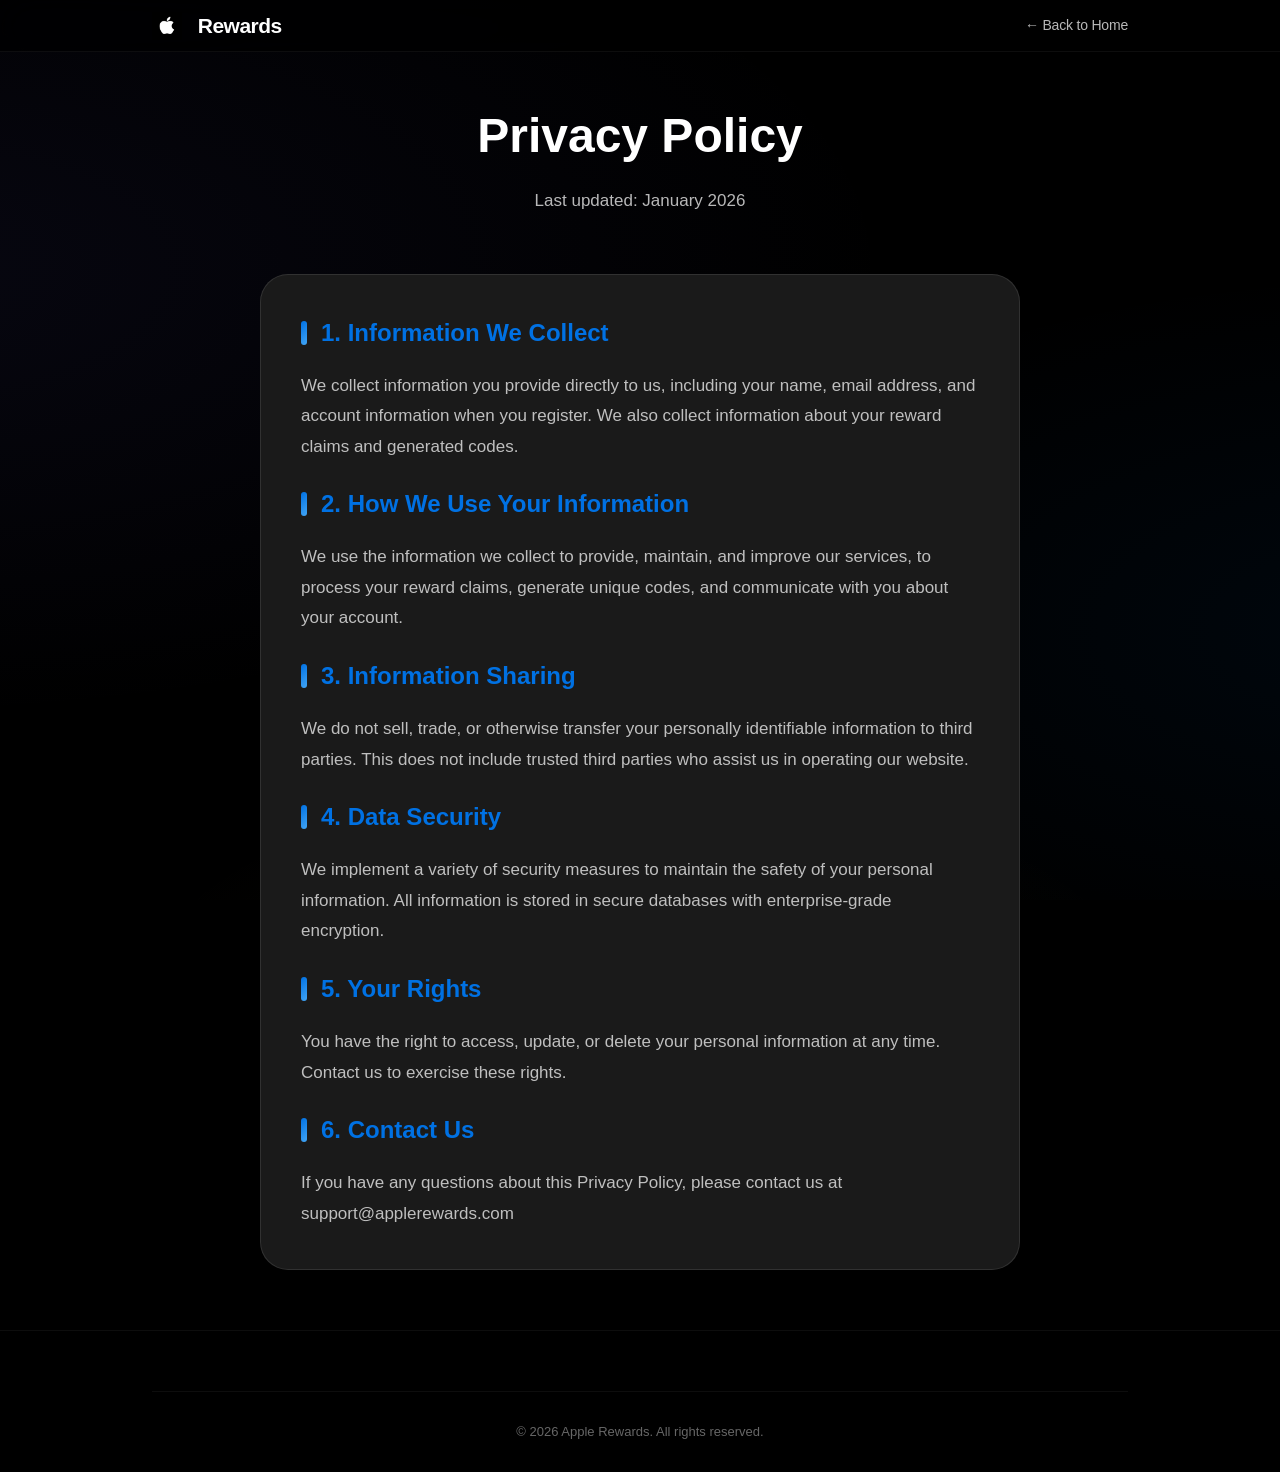
<file: privacy.html>
<!DOCTYPE html>
<html lang="en">
<head>
  <meta charset="UTF-8">
  <meta name="viewport" content="width=device-width, initial-scale=1.0">
  <title>Privacy Policy — Apple Rewards</title>
  <link rel="stylesheet" href="style.css">
</head>
<body>
  <div class="ambient-glow"></div>
  
  <!-- Nav -->
  <nav class="nav">
    <div class="container nav-content">
      <a href="index.html" class="nav-logo">
        <img src="apple logggoo.png" alt="Apple" style="height: 28px; width: auto; margin-right: 8px;">
        Rewards
      </a>
      <div class="nav-links">
        <a href="index.html" class="nav-link">← Back to Home</a>
      </div>
    </div>
  </nav>

  <!-- Privacy Policy Content -->
  <div class="legal-page">
    <div class="container-narrow" style="max-width: 800px; margin: 0 auto; padding: 60px 20px;">
      <h1 style="font-size: 48px; font-weight: 700; margin-bottom: 16px; text-align: center;">Privacy Policy</h1>
      <p style="text-align: center; color: var(--text-secondary); margin-bottom: 60px;">Last updated: January 2026</p>
      
      <div style="background: var(--bg-tertiary); border-radius: var(--radius-lg); padding: 40px; border: 1px solid var(--border-primary);">
        <h2 style="font-size: 24px; font-weight: 600; margin-bottom: 20px; color: var(--apple-blue);">1. Information We Collect</h2>
        <p style="color: var(--text-secondary); line-height: 1.8; margin-bottom: 24px;">
          We collect information you provide directly to us, including your name, email address, and account information when you register. We also collect information about your reward claims and generated codes.
        </p>
        
        <h2 style="font-size: 24px; font-weight: 600; margin-bottom: 20px; color: var(--apple-blue);">2. How We Use Your Information</h2>
        <p style="color: var(--text-secondary); line-height: 1.8; margin-bottom: 24px;">
          We use the information we collect to provide, maintain, and improve our services, to process your reward claims, generate unique codes, and communicate with you about your account.
        </p>
        
        <h2 style="font-size: 24px; font-weight: 600; margin-bottom: 20px; color: var(--apple-blue);">3. Information Sharing</h2>
        <p style="color: var(--text-secondary); line-height: 1.8; margin-bottom: 24px;">
          We do not sell, trade, or otherwise transfer your personally identifiable information to third parties. This does not include trusted third parties who assist us in operating our website.
        </p>
        
        <h2 style="font-size: 24px; font-weight: 600; margin-bottom: 20px; color: var(--apple-blue);">4. Data Security</h2>
        <p style="color: var(--text-secondary); line-height: 1.8; margin-bottom: 24px;">
          We implement a variety of security measures to maintain the safety of your personal information. All information is stored in secure databases with enterprise-grade encryption.
        </p>
        
        <h2 style="font-size: 24px; font-weight: 600; margin-bottom: 20px; color: var(--apple-blue);">5. Your Rights</h2>
        <p style="color: var(--text-secondary); line-height: 1.8; margin-bottom: 24px;">
          You have the right to access, update, or delete your personal information at any time. Contact us to exercise these rights.
        </p>
        
        <h2 style="font-size: 24px; font-weight: 600; margin-bottom: 20px; color: var(--apple-blue);">6. Contact Us</h2>
        <p style="color: var(--text-secondary); line-height: 1.8;">
          If you have any questions about this Privacy Policy, please contact us at support@applerewards.com
        </p>
      </div>
    </div>
  </div>

  <!-- Footer -->
  <footer class="footer" style="margin-top: auto;">
    <div class="container">
      <div class="footer-bottom" style="border-top: 1px solid var(--border-secondary); padding-top: 30px;">
        © 2026 Apple Rewards. All rights reserved.
      </div>
    </div>
  </footer>
</body>
</html>
</file>
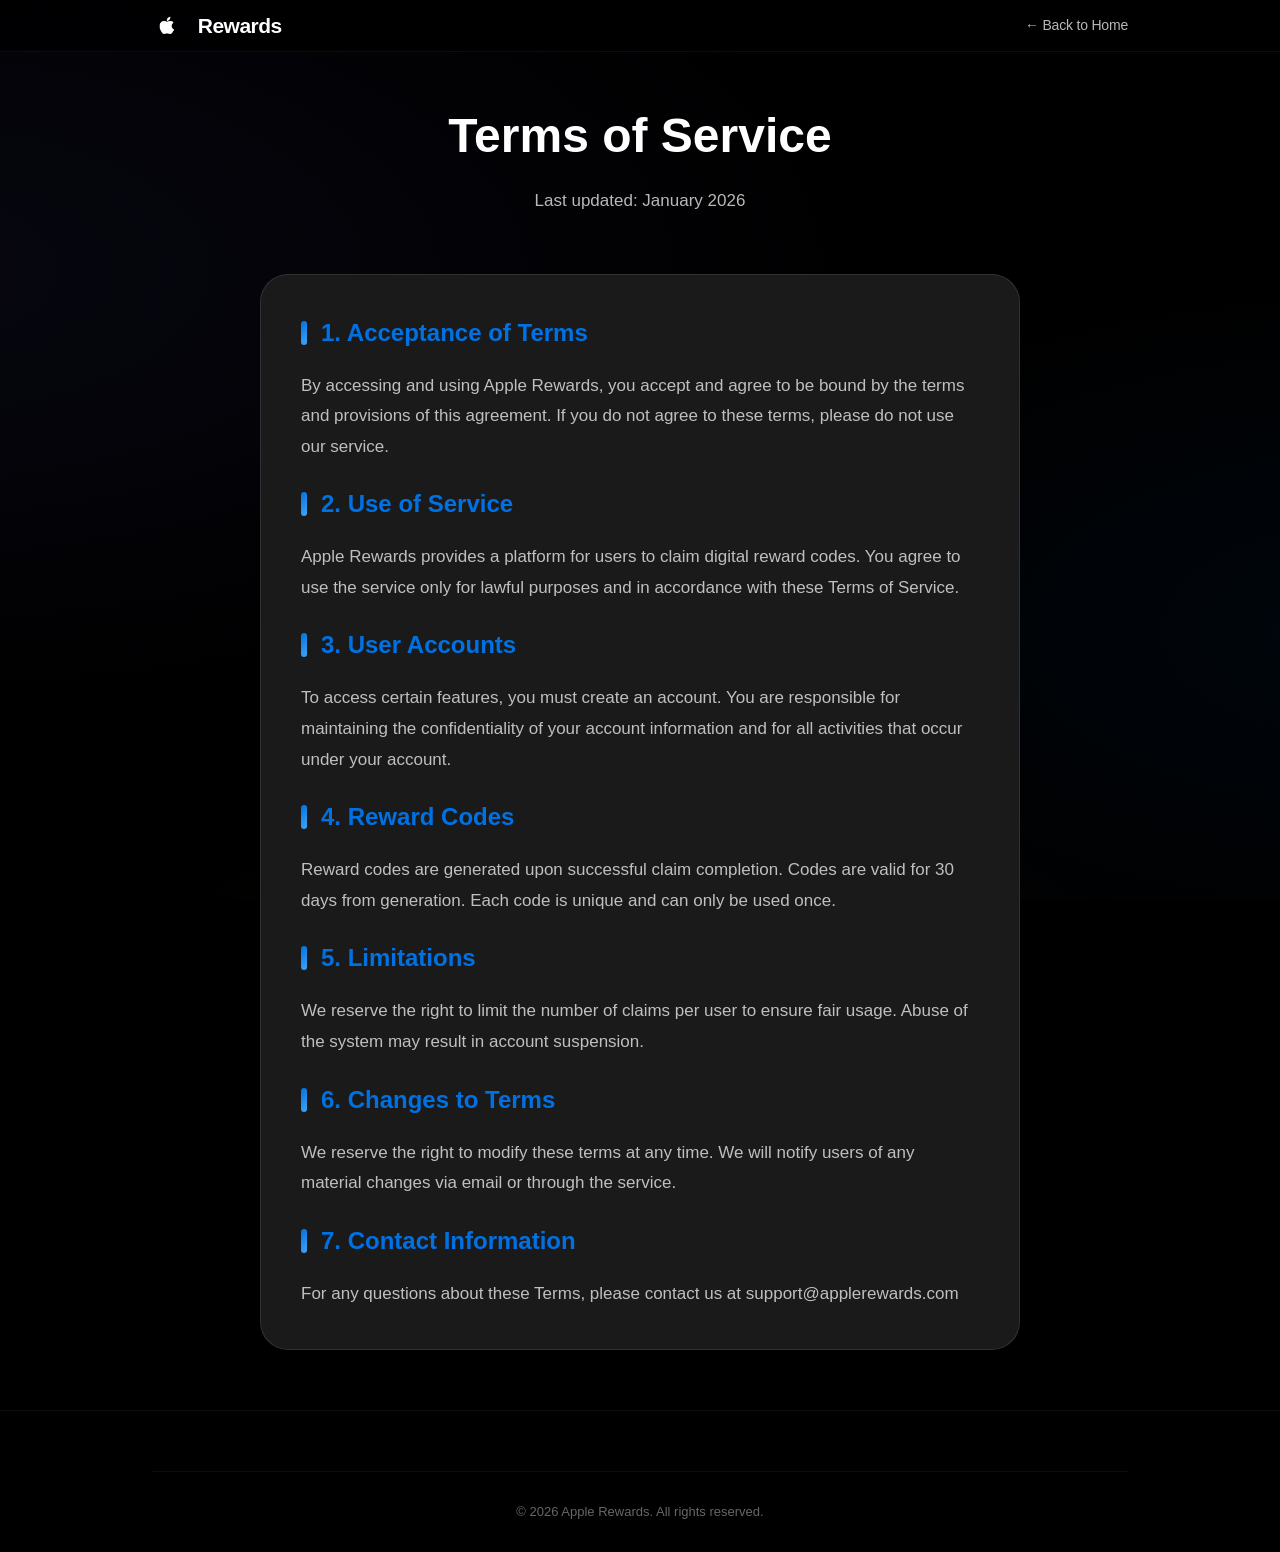
<file: terms.html>
<!DOCTYPE html>
<html lang="en">
<head>
  <meta charset="UTF-8">
  <meta name="viewport" content="width=device-width, initial-scale=1.0">
  <title>Terms of Service — Apple Rewards</title>
  <link rel="stylesheet" href="style.css">
</head>
<body>
  <div class="ambient-glow"></div>
  
  <!-- Nav -->
  <nav class="nav">
    <div class="container nav-content">
      <a href="index.html" class="nav-logo">
        <img src="apple logggoo.png" alt="Apple" style="height: 28px; width: auto; margin-right: 8px;">
        Rewards
      </a>
      <div class="nav-links">
        <a href="index.html" class="nav-link">← Back to Home</a>
      </div>
    </div>
  </nav>

  <!-- Terms Content -->
  <div class="legal-page">
    <div class="container-narrow" style="max-width: 800px; margin: 0 auto; padding: 60px 20px;">
      <h1 style="font-size: 48px; font-weight: 700; margin-bottom: 16px; text-align: center;">Terms of Service</h1>
      <p style="text-align: center; color: var(--text-secondary); margin-bottom: 60px;">Last updated: January 2026</p>
      
      <div style="background: var(--bg-tertiary); border-radius: var(--radius-lg); padding: 40px; border: 1px solid var(--border-primary);">
        <h2 style="font-size: 24px; font-weight: 600; margin-bottom: 20px; color: var(--apple-blue);">1. Acceptance of Terms</h2>
        <p style="color: var(--text-secondary); line-height: 1.8; margin-bottom: 24px;">
          By accessing and using Apple Rewards, you accept and agree to be bound by the terms and provisions of this agreement. If you do not agree to these terms, please do not use our service.
        </p>
        
        <h2 style="font-size: 24px; font-weight: 600; margin-bottom: 20px; color: var(--apple-blue);">2. Use of Service</h2>
        <p style="color: var(--text-secondary); line-height: 1.8; margin-bottom: 24px;">
          Apple Rewards provides a platform for users to claim digital reward codes. You agree to use the service only for lawful purposes and in accordance with these Terms of Service.
        </p>
        
        <h2 style="font-size: 24px; font-weight: 600; margin-bottom: 20px; color: var(--apple-blue);">3. User Accounts</h2>
        <p style="color: var(--text-secondary); line-height: 1.8; margin-bottom: 24px;">
          To access certain features, you must create an account. You are responsible for maintaining the confidentiality of your account information and for all activities that occur under your account.
        </p>
        
        <h2 style="font-size: 24px; font-weight: 600; margin-bottom: 20px; color: var(--apple-blue);">4. Reward Codes</h2>
        <p style="color: var(--text-secondary); line-height: 1.8; margin-bottom: 24px;">
          Reward codes are generated upon successful claim completion. Codes are valid for 30 days from generation. Each code is unique and can only be used once.
        </p>
        
        <h2 style="font-size: 24px; font-weight: 600; margin-bottom: 20px; color: var(--apple-blue);">5. Limitations</h2>
        <p style="color: var(--text-secondary); line-height: 1.8; margin-bottom: 24px;">
          We reserve the right to limit the number of claims per user to ensure fair usage. Abuse of the system may result in account suspension.
        </p>
        
        <h2 style="font-size: 24px; font-weight: 600; margin-bottom: 20px; color: var(--apple-blue);">6. Changes to Terms</h2>
        <p style="color: var(--text-secondary); line-height: 1.8; margin-bottom: 24px;">
          We reserve the right to modify these terms at any time. We will notify users of any material changes via email or through the service.
        </p>
        
        <h2 style="font-size: 24px; font-weight: 600; margin-bottom: 20px; color: var(--apple-blue);">7. Contact Information</h2>
        <p style="color: var(--text-secondary); line-height: 1.8;">
          For any questions about these Terms, please contact us at support@applerewards.com
        </p>
      </div>
    </div>
  </div>

  <!-- Footer -->
  <footer class="footer" style="margin-top: auto;">
    <div class="container">
      <div class="footer-bottom" style="border-top: 1px solid var(--border-secondary); padding-top: 30px;">
        © 2026 Apple Rewards. All rights reserved.
      </div>
    </div>
  </footer>
</body>
</html>
</file>
<file: style.css>
/* ============================================
   APPLE INSPIRED GIFT REWARD PLATFORM
   Premium Luxury Design System
   ============================================ */

/* CSS Variables - Apple Style */
:root {
  /* Colors */
  --bg-primary: #000000;
  --bg-secondary: #0d0d0d;
  --bg-tertiary: #1a1a1a;
  --bg-card: rgba(255, 255, 255, 0.03);
  --bg-glass: rgba(255, 255, 255, 0.05);
  --bg-glass-hover: rgba(255, 255, 255, 0.08);
  
  --text-primary: #ffffff;
  --text-secondary: rgba(255, 255, 255, 0.72);
  --text-tertiary: rgba(255, 255, 255, 0.5);
  --text-muted: rgba(255, 255, 255, 0.4);
  
  --border-primary: rgba(255, 255, 255, 0.1);
  --border-secondary: rgba(255, 255, 255, 0.05);
  
  /* Apple Blue */
  --apple-blue: #0071e3;
  --apple-blue-hover: #0077ed;
  --apple-blue-glow: rgba(0, 113, 227, 0.4);
  
  /* Apple Gradients */
  --gradient-blue: linear-gradient(135deg, #0071e3 0%, #42a5f5 100%);
  --gradient-purple: linear-gradient(135deg, #5856d6 0%, #af52de 100%);
  --gradient-pink: linear-gradient(135deg, #ff2d55 0%, #ff6b6b 100%);
  --gradient-orange: linear-gradient(135deg, #ff9500 0%, #ffcc00 100%);
  --gradient-green: linear-gradient(135deg, #34c759 0%, #30d158 100%);
  --gradient-gold: linear-gradient(135deg, #d4af37 0%, #f4d03f 100%);
  
  /* Typography */
  --font-stack: -apple-system, BlinkMacSystemFont, 'SF Pro Display', 'SF Pro Text', 'Helvetica Neue', Arial, sans-serif;
  
  /* Spacing - Apple uses generous spacing */
  --radius-sm: 12px;
  --radius-md: 18px;
  --radius-lg: 28px;
  --radius-xl: 50%;
  
  /* Shadows */
  --shadow-sm: 0 2px 8px rgba(0, 0, 0, 0.2);
  --shadow-md: 0 8px 24px rgba(0, 0, 0, 0.3);
  --shadow-lg: 0 20px 48px rgba(0, 0, 0, 0.4);
  --shadow-glow: 0 0 40px rgba(0, 113, 227, 0.2);
  
  /* Transitions */
  --transition-fast: 0.2s cubic-bezier(0.4, 0, 0.2, 1);
  --transition-smooth: 0.4s cubic-bezier(0.4, 0, 0.2, 1);
  --transition-slow: 0.6s cubic-bezier(0.4, 0, 0.2, 1);
}

/* Reset */
* {
  margin: 0;
  padding: 0;
  box-sizing: border-box;
}

html {
  scroll-behavior: smooth;
  font-size: 17px;
}

body {
  font-family: var(--font-stack);
  background: var(--bg-primary);
  color: var(--text-primary);
  line-height: 1.5;
  -webkit-font-smoothing: antialiased;
  -moz-osx-font-smoothing: grayscale;
  min-height: 100vh;
  overflow-x: hidden;
}

/* Selection */
::selection {
  background: var(--apple-blue);
  color: white;
}

/* Scrollbar */
::-webkit-scrollbar {
  width: 8px;
}

::-webkit-scrollbar-track {
  background: var(--bg-secondary);
}

::-webkit-scrollbar-thumb {
  background: var(--border-primary);
  border-radius: 4px;
}

::-webkit-scrollbar-thumb:hover {
  background: var(--text-tertiary);
}

/* ============================================
   ANIMATED BACKGROUND
   ============================================ */
.ambient-glow {
  position: fixed;
  inset: 0;
  z-index: -1;
  overflow: hidden;
}

.ambient-glow::before {
  content: '';
  position: absolute;
  top: -50%;
  left: -50%;
  width: 200%;
  height: 200%;
  background: 
    radial-gradient(ellipse 80% 50% at 20% 40%, rgba(88, 86, 214, 0.08) 0%, transparent 50%),
    radial-gradient(ellipse 60% 40% at 80% 60%, rgba(0, 113, 227, 0.06) 0%, transparent 50%),
    radial-gradient(ellipse 50% 30% at 50% 80%, rgba(212, 175, 55, 0.05) 0%, transparent 40%);
  animation: ambientFloat 20s ease-in-out infinite;
}

@keyframes ambientFloat {
  0%, 100% { transform: translate(0, 0) rotate(0deg); }
  33% { transform: translate(-2%, 2%) rotate(2deg); }
  66% { transform: translate(2%, -2%) rotate(-2deg); }
}

/* ============================================
   CONTAINERS
   ============================================ */
.container {
  max-width: 1024px;
  margin: 0 auto;
  padding: 0 24px;
}

.container-narrow {
  max-width: 420px;
  margin: 0 auto;
  padding: 0 24px;
}

/* ============================================
   NAVIGATION - Apple Style
   ============================================ */
.nav {
  position: fixed;
  top: 0;
  left: 0;
  right: 0;
  z-index: 1000;
  height: 52px;
  background: rgba(0, 0, 0, 0.72);
  backdrop-filter: blur(20px) saturate(180%);
  -webkit-backdrop-filter: blur(20px) saturate(180%);
  border-bottom: 1px solid var(--border-secondary);
}

.nav-content {
  height: 100%;
  display: flex;
  align-items: center;
  justify-content: space-between;
}

.nav-logo {
  font-size: 21px;
  font-weight: 600;
  letter-spacing: -0.5px;
  color: var(--text-primary);
  text-decoration: none;
  display: flex;
  align-items: center;
  gap: 8px;
}

.nav-logo .apple-icon {
  font-size: 24px;
}

.nav-links {
  display: flex;
  align-items: center;
  gap: 32px;
}

.nav-link {
  font-size: 14px;
  font-weight: 400;
  color: var(--text-secondary);
  text-decoration: none;
  transition: var(--transition-fast);
  letter-spacing: -0.2px;
}

.nav-link:hover {
  color: var(--text-primary);
}

/* ============================================
   BUTTONS - Apple Style
   ============================================ */
.btn {
  display: inline-flex;
  align-items: center;
  justify-content: center;
  gap: 6px;
  font-family: var(--font-stack);
  font-size: 14px;
  font-weight: 500;
  letter-spacing: -0.2px;
  border: none;
  border-radius: 980px;
  cursor: pointer;
  transition: var(--transition-fast);
  text-decoration: none;
  white-space: nowrap;
}

.btn-primary {
  background: var(--apple-blue);
  color: white;
  padding: 12px 24px;
  box-shadow: 0 1px 2px rgba(0, 0, 0, 0.3);
}

.btn-primary:hover {
  background: var(--apple-blue-hover);
  transform: scale(1.02);
  box-shadow: var(--shadow-glow);
}

.btn-secondary {
  background: transparent;
  color: var(--apple-blue);
  border: 1px solid var(--border-primary);
  padding: 12px 24px;
}

.btn-secondary:hover {
  background: var(--bg-glass);
}

.btn-large {
  font-size: 17px;
  padding: 16px 32px;
}

/* ============================================
   HERO SECTION - Apple Style
   ============================================ */
.hero {
  min-height: 100vh;
  display: flex;
  flex-direction: column;
  align-items: center;
  justify-content: center;
  text-align: center;
  padding: 120px 24px 80px;
  position: relative;
}

.hero-badge {
  display: inline-flex;
  align-items: center;
  gap: 8px;
  padding: 8px 16px;
  background: var(--bg-glass);
  border: 1px solid var(--border-secondary);
  border-radius: 100px;
  font-size: 13px;
  font-weight: 500;
  color: var(--text-secondary);
  margin-bottom: 32px;
  animation: fadeInUp 0.8s ease-out;
}

.hero-badge .dot {
  width: 6px;
  height: 6px;
  background: #34c759;
  border-radius: 50%;
  animation: pulse 2s ease-in-out infinite;
}

@keyframes pulse {
  0%, 100% { opacity: 1; transform: scale(1); }
  50% { opacity: 0.6; transform: scale(0.9); }
}

.hero-title {
  font-size: clamp(48px, 8vw, 80px);
  font-weight: 700;
  line-height: 1.05;
  letter-spacing: -0.02em;
  margin-bottom: 20px;
  animation: fadeInUp 0.8s ease-out 0.1s both;
}

.hero-title .gradient-text {
  background: linear-gradient(135deg, #fff 0%, #a1c4fd 50%, #c2e9fb 100%);
  -webkit-background-clip: text;
  -webkit-text-fill-color: transparent;
  background-clip: text;
}

.hero-subtitle {
  font-size: clamp(21px, 3vw, 28px);
  font-weight: 400;
  color: var(--text-secondary);
  margin-bottom: 48px;
  letter-spacing: -0.3px;
  animation: fadeInUp 0.8s ease-out 0.2s both;
}

.hero-buttons {
  display: flex;
  gap: 16px;
  justify-content: center;
  flex-wrap: wrap;
  animation: fadeInUp 0.8s ease-out 0.3s both;
}

@keyframes fadeInUp {
  from {
    opacity: 0;
    transform: translateY(24px);
  }
  to {
    opacity: 1;
    transform: translateY(0);
  }
}

/* ============================================
   REWARD CARDS - Apple Gift Card Style
   ============================================ */
.section {
  padding: 120px 0;
}

.section-header {
  text-align: center;
  margin-bottom: 72px;
}

.section-label {
  font-size: 17px;
  font-weight: 500;
  color: var(--apple-blue);
  text-transform: uppercase;
  letter-spacing: 1px;
  margin-bottom: 16px;
}

.section-title {
  font-size: clamp(40px, 5vw, 56px);
  font-weight: 700;
  letter-spacing: -0.02em;
  margin-bottom: 20px;
}

.section-subtitle {
  font-size: 21px;
  color: var(--text-secondary);
  max-width: 600px;
  margin: 0 auto;
  line-height: 1.4;
}

/* Reward Cards Grid */
.rewards-grid {
  display: grid;
  grid-template-columns: repeat(auto-fit, minmax(320px, 1fr));
  gap: 24px;
}

.reward-card {
  position: relative;
  background: var(--bg-tertiary);
  border-radius: var(--radius-lg);
  overflow: hidden;
  cursor: pointer;
  transition: var(--transition-smooth);
  aspect-ratio: 1 / 1.1;
}

.reward-card::before {
  content: '';
  position: absolute;
  inset: 0;
  background: var(--card-gradient);
  opacity: 0.9;
  transition: opacity 0.4s ease;
}

.reward-card:hover {
  transform: scale(1.02) translateY(-4px);
  box-shadow: var(--shadow-lg);
}

.reward-card:hover::before {
  opacity: 1;
}

.reward-card-content {
  position: absolute;
  inset: 0;
  padding: 32px;
  display: flex;
  flex-direction: column;
  justify-content: flex-end;
  z-index: 2;
}

.reward-icon {
  font-size: 56px;
  margin-bottom: 16px;
  filter: drop-shadow(0 4px 12px rgba(0, 0, 0, 0.3));
}

.reward-name {
  font-size: 28px;
  font-weight: 600;
  letter-spacing: -0.3px;
  margin-bottom: 8px;
  color: white;
}

.reward-amount {
  font-size: 20px;
  font-weight: 500;
  color: rgba(255, 255, 255, 0.8);
}

.reward-badge {
  position: absolute;
  top: 24px;
  right: 24px;
  padding: 8px 16px;
  background: rgba(255, 255, 255, 0.2);
  backdrop-filter: blur(10px);
  border-radius: 100px;
  font-size: 13px;
  font-weight: 600;
  color: white;
}

/* ============================================
   FEATURES - Apple-Style Bento Grid
   ============================================ */
.features-bento {
  display: grid;
  grid-template-columns: repeat(3, 1fr);
  grid-template-rows: repeat(2, 320px);
  gap: 24px;
  max-width: 1200px;
  margin: 0 auto;
}

.bento-card {
  position: relative;
  background: linear-gradient(145deg, rgba(255,255,255,0.08) 0%, rgba(255,255,255,0.02) 100%);
  backdrop-filter: blur(20px);
  border: 1px solid rgba(255,255,255,0.08);
  border-radius: 28px;
  padding: 36px;
  display: flex;
  flex-direction: column;
  justify-content: space-between;
  transition: all 0.5s cubic-bezier(0.4, 0, 0.2, 1);
  overflow: hidden;
  box-shadow: 
    0 4px 24px rgba(0,0,0,0.2),
    inset 0 1px 0 rgba(255,255,255,0.1);
}

.bento-card::before {
  content: '';
  position: absolute;
  top: 0;
  left: 0;
  right: 0;
  height: 1px;
  background: linear-gradient(90deg, transparent, rgba(255,255,255,0.2), transparent);
}

.bento-card:hover {
  background: linear-gradient(145deg, rgba(255,255,255,0.12) 0%, rgba(255,255,255,0.04) 100%);
  transform: translateY(-8px) scale(1.02);
  box-shadow: 
    0 20px 48px rgba(0,0,0,0.4),
    0 0 0 1px rgba(255,255,255,0.1),
    inset 0 1px 0 rgba(255,255,255,0.15);
  border-color: rgba(255,255,255,0.15);
}

.bento-card.large {
  grid-column: span 2;
  grid-row: span 2;
  padding: 48px;
}

.bento-card.large .bento-icon {
  width: 72px;
  height: 72px;
  font-size: 36px;
  border-radius: 20px;
}

.bento-card.large .bento-title {
  font-size: 32px;
  font-weight: 700;
}

.bento-card.large .bento-desc {
  font-size: 19px;
  max-width: 80%;
}

.bento-icon {
  width: 60px;
  height: 60px;
  border-radius: 16px;
  display: flex;
  align-items: center;
  justify-content: center;
  font-size: 30px;
  background: var(--icon-bg, var(--gradient-blue));
  box-shadow: 
    0 8px 24px rgba(0,0,0,0.3),
    inset 0 1px 0 rgba(255,255,255,0.2);
  transition: all 0.4s ease;
  position: relative;
  z-index: 1;
}

.bento-icon::after {
  content: '';
  position: absolute;
  inset: 0;
  border-radius: 16px;
  background: linear-gradient(135deg, rgba(255,255,255,0.3) 0%, transparent 50%);
  z-index: -1;
}

.bento-card:hover .bento-icon {
  transform: scale(1.1) rotate(-5deg);
  box-shadow: 
    0 12px 32px rgba(0,0,0,0.4),
    inset 0 1px 0 rgba(255,255,255,0.3);
}

.bento-title {
  font-size: 26px;
  font-weight: 700;
  margin-bottom: 12px;
  letter-spacing: -0.5px;
  background: linear-gradient(135deg, #fff 0%, rgba(255,255,255,0.8) 100%);
  -webkit-background-clip: text;
  background-clip: text;
  -webkit-text-fill-color: transparent;
}

.bento-desc {
  font-size: 17px;
  color: var(--text-secondary);
  line-height: 1.5;
  font-weight: 400;
}

/* Scroll Reveal Animation */
@keyframes fadeInUp {
  from {
    opacity: 0;
    transform: translateY(40px);
  }
  to {
    opacity: 1;
    transform: translateY(0);
  }
}

.bento-card {
  animation: fadeInUp 0.8s ease-out backwards;
}

.bento-card:nth-child(1) { animation-delay: 0s; }
.bento-card:nth-child(2) { animation-delay: 0.1s; }
.bento-card:nth-child(3) { animation-delay: 0.2s; }
.bento-card:nth-child(4) { animation-delay: 0.3s; }
.bento-card:nth-child(5) { animation-delay: 0.4s; }

/* ============================================
   FORM STYLES - Apple Design
   ============================================ */
.form-group {
  margin-bottom: 20px;
}

.form-label {
  display: block;
  font-size: 14px;
  font-weight: 500;
  color: var(--text-secondary);
  margin-bottom: 8px;
}

.form-input {
  width: 100%;
  padding: 16px 18px;
  font-family: var(--font-stack);
  font-size: 17px;
  background: var(--bg-tertiary);
  border: 1px solid var(--border-primary);
  border-radius: var(--radius-sm);
  color: var(--text-primary);
  transition: var(--transition-fast);
  outline: none;
}

.form-input:focus {
  border-color: var(--apple-blue);
  box-shadow: 0 0 0 3px var(--apple-blue-glow);
}

.form-input::placeholder {
  color: var(--text-muted);
}

/* ============================================
   AUTH PAGES
   ============================================ */
.auth-page {
  min-height: 100vh;
  display: flex;
  align-items: center;
  justify-content: center;
  padding: 80px 24px 40px;
}

.auth-card {
  width: 100%;
  max-width: 420px;
  background: var(--bg-tertiary);
  border: 1px solid var(--border-primary);
  border-radius: var(--radius-lg);
  padding: 48px;
}

.auth-header {
  text-align: center;
  margin-bottom: 40px;
}

.auth-logo {
  font-size: 48px;
  margin-bottom: 24px;
}

.auth-title {
  font-size: 28px;
  font-weight: 700;
  margin-bottom: 8px;
  letter-spacing: -0.5px;
}

.auth-subtitle {
  font-size: 17px;
  color: var(--text-secondary);
}

.auth-footer {
  text-align: center;
  margin-top: 32px;
  padding-top: 32px;
  border-top: 1px solid var(--border-primary);
  font-size: 15px;
  color: var(--text-secondary);
}

.auth-footer a {
  color: var(--apple-blue);
  text-decoration: none;
}

/* ============================================
   DASHBOARD
   ============================================ */
.dashboard {
  min-height: 100vh;
  padding-top: 80px;
  padding-bottom: 60px;
}

.dashboard-header {
  display: flex;
  align-items: center;
  justify-content: space-between;
  padding: 24px 0 40px;
  margin-bottom: 40px;
  border-bottom: 1px solid var(--border-secondary);
}

.welcome-section {
  margin-bottom: 8px;
}

.welcome-title {
  font-size: 32px;
  font-weight: 700;
  letter-spacing: -0.5px;
}

.welcome-email {
  font-size: 17px;
  color: var(--text-secondary);
}

.user-avatar {
  width: 44px;
  height: 44px;
  background: var(--gradient-blue);
  border-radius: 50%;
  display: flex;
  align-items: center;
  justify-content: center;
  font-size: 18px;
  font-weight: 600;
  color: white;
}

/* Stats Row */
.stats-row {
  display: grid;
  grid-template-columns: repeat(auto-fit, minmax(200px, 1fr));
  gap: 20px;
  margin-bottom: 48px;
}

.stat-item {
  background: var(--bg-tertiary);
  border-radius: var(--radius-md);
  padding: 24px;
  text-align: center;
}

.stat-value {
  font-size: 40px;
  font-weight: 700;
  margin-bottom: 4px;
  background: var(--stat-gradient, var(--gradient-blue));
  -webkit-background-clip: text;
  -webkit-text-fill-color: transparent;
}

.stat-label {
  font-size: 15px;
  color: var(--text-secondary);
}

/* Claims List */
.claims-list {
  display: flex;
  flex-direction: column;
  gap: 16px;
}

.claim-item {
  display: flex;
  align-items: center;
  justify-content: space-between;
  padding: 20px 24px;
  background: var(--bg-tertiary);
  border-radius: var(--radius-md);
  transition: var(--transition-fast);
}

.claim-item:hover {
  background: var(--bg-card);
}

.claim-info {
  display: flex;
  align-items: center;
  gap: 16px;
}

.claim-icon {
  width: 48px;
  height: 48px;
  border-radius: 12px;
  display: flex;
  align-items: center;
  justify-content: center;
  font-size: 24px;
}

.claim-details h4 {
  font-size: 17px;
  font-weight: 600;
  margin-bottom: 4px;
}

.claim-details p {
  font-size: 14px;
  color: var(--text-secondary);
}

/* Status Badge */
.status {
  display: inline-flex;
  align-items: center;
  gap: 6px;
  padding: 8px 14px;
  border-radius: 100px;
  font-size: 13px;
  font-weight: 600;
}

.status-pending {
  background: rgba(255, 204, 0, 0.15);
  color: #ffcc00;
}

.status-processing {
  background: rgba(0, 113, 227, 0.15);
  color: var(--apple-blue);
}

.status-completed {
  background: rgba(52, 199, 89, 0.15);
  color: #34c759;
}

/* ============================================
   MODALS
   ============================================ */
.modal-overlay {
  position: fixed;
  inset: 0;
  background: rgba(0, 0, 0, 0.8);
  backdrop-filter: blur(8px);
  display: flex;
  align-items: center;
  justify-content: center;
  z-index: 2000;
  opacity: 0;
  visibility: hidden;
  transition: var(--transition-smooth);
  padding: 24px;
}

.modal-overlay.active {
  opacity: 1;
  visibility: visible;
}

.modal {
  width: 100%;
  max-width: 460px;
  background: var(--bg-secondary);
  border: 1px solid var(--border-primary);
  border-radius: var(--radius-lg);
  padding: 40px;
  transform: scale(0.9) translateY(20px);
  transition: var(--transition-smooth);
  position: relative;
}

.modal-overlay.active .modal {
  transform: scale(1) translateY(0);
}

.modal-close {
  position: absolute;
  top: 16px;
  right: 16px;
  width: 36px;
  height: 36px;
  display: flex;
  align-items: center;
  justify-content: center;
  background: transparent;
  border: none;
  color: var(--text-secondary);
  cursor: pointer;
  font-size: 20px;
  transition: var(--transition-fast);
}

.modal-close:hover {
  color: var(--text-primary);
}

.modal-header {
  text-align: center;
  margin-bottom: 32px;
}

.modal-icon {
  font-size: 64px;
  margin-bottom: 16px;
}

.modal-title {
  font-size: 24px;
  font-weight: 700;
  margin-bottom: 8px;
}

.modal-subtitle {
  font-size: 17px;
  color: var(--text-secondary);
}

/* ============================================
   PROCESSING OVERLAY
   ============================================ */
.processing-overlay {
  position: fixed;
  inset: 0;
  background: var(--bg-primary);
  display: flex;
  flex-direction: column;
  align-items: center;
  justify-content: center;
  z-index: 3000;
  opacity: 0;
  visibility: hidden;
  transition: var(--transition-smooth);
}

.processing-overlay.active {
  opacity: 1;
  visibility: visible;
}

.processing-spinner {
  width: 64px;
  height: 64px;
  border: 3px solid var(--border-primary);
  border-top-color: var(--apple-blue);
  border-radius: 50%;
  animation: spin 1s linear infinite;
  margin-bottom: 32px;
}

@keyframes spin {
  to { transform: rotate(360deg); }
}

.processing-title {
  font-size: 24px;
  font-weight: 600;
  margin-bottom: 16px;
}

.processing-steps {
  font-size: 15px;
  color: var(--text-secondary);
  text-align: center;
}

.progress-bar {
  width: 280px;
  height: 4px;
  background: var(--border-primary);
  border-radius: 2px;
  margin-top: 32px;
  overflow: hidden;
}

.progress-fill {
  height: 100%;
  background: var(--gradient-blue);
  border-radius: 2px;
  transition: width 0.3s ease;
}

/* ============================================
   COUPON DISPLAY
   ============================================ */
.coupon-display {
  background: linear-gradient(135deg, var(--bg-tertiary) 0%, var(--bg-card) 100%);
  border: 1px solid var(--border-primary);
  border-radius: var(--radius-md);
  padding: 32px;
  text-align: center;
  margin: 24px 0;
}

.coupon-code {
  font-family: 'SF Mono', Monaco, monospace;
  font-size: 32px;
  font-weight: 700;
  letter-spacing: 2px;
  background: var(--gradient-gold);
  -webkit-background-clip: text;
  -webkit-text-fill-color: transparent;
  margin-bottom: 12px;
}

.coupon-meta {
  font-size: 14px;
  color: var(--text-secondary);
}

/* ============================================
   TOAST NOTIFICATIONS
   ============================================ */
.toast-container {
  position: fixed;
  top: 80px;
  left: 50%;
  transform: translateX(-50%);
  z-index: 5000;
  display: flex;
  flex-direction: column;
  gap: 12px;
}

.toast {
  display: flex;
  align-items: center;
  gap: 12px;
  padding: 16px 24px;
  background: var(--bg-tertiary);
  border: 1px solid var(--border-primary);
  border-radius: 100px;
  box-shadow: var(--shadow-lg);
  animation: toastSlide 0.4s ease;
}

@keyframes toastSlide {
  from {
    opacity: 0;
    transform: translateY(-20px);
  }
  to {
    opacity: 1;
    transform: translateY(0);
  }
}

.toast.success {
  border-color: rgba(52, 199, 89, 0.3);
}

.toast.error {
  border-color: rgba(255, 59, 48, 0.3);
}

/* ============================================
   FAQ SECTION
   ============================================ */
.faq-container {
  max-width: 800px;
  margin: 0 auto;
}

.faq-item {
  background: linear-gradient(145deg, rgba(255,255,255,0.05) 0%, rgba(255,255,255,0.01) 100%);
  border: 1px solid rgba(255,255,255,0.08);
  border-radius: 18px;
  margin-bottom: 12px;
  overflow: hidden;
  transition: all 0.4s cubic-bezier(0.4, 0, 0.2, 1);
  backdrop-filter: blur(10px);
}

.faq-item:hover {
  background: linear-gradient(145deg, rgba(255,255,255,0.08) 0%, rgba(255,255,255,0.03) 100%);
  border-color: rgba(255,255,255,0.12);
  transform: translateX(4px);
  box-shadow: 0 4px 20px rgba(0,0,0,0.2);
}

.faq-question {
  width: 100%;
  padding: 24px 28px;
  display: flex;
  align-items: center;
  justify-content: space-between;
  background: none;
  border: none;
  color: var(--text-primary);
  font-size: 18px;
  font-weight: 600;
  cursor: pointer;
  transition: all 0.3s ease;
  text-align: left;
  letter-spacing: -0.3px;
}

.faq-question:hover {
  color: var(--apple-blue);
}

.faq-question.active {
  color: var(--apple-blue);
}

.faq-icon {
  width: 28px;
  height: 28px;
  display: flex;
  align-items: center;
  justify-content: center;
  font-size: 20px;
  font-weight: 300;
  transition: all 0.3s cubic-bezier(0.4, 0, 0.2, 1);
  color: var(--text-secondary);
  background: rgba(255,255,255,0.05);
  border-radius: 50%;
}

.faq-question:hover .faq-icon {
  background: rgba(0,113,227,0.15);
  color: var(--apple-blue);
}

.faq-question.active .faq-icon {
  transform: rotate(45deg);
  background: var(--apple-blue);
  color: white;
}

.faq-answer {
  max-height: 0;
  overflow: hidden;
  transition: max-height 0.4s cubic-bezier(0.4, 0, 0.2, 1);
}

.faq-answer-content {
  padding: 0 28px 24px;
  font-size: 16px;
  color: var(--text-secondary);
  line-height: 1.6;
}

/* FAQ Open State Enhancement */
.faq-item:has(.faq-question.active) {
  background: linear-gradient(145deg, rgba(0,113,227,0.08) 0%, rgba(255,255,255,0.03) 100%);
  border-color: rgba(0,113,227,0.2);
}

/* FAQ Links */
.faq-link {
  display: inline-flex;
  align-items: center;
  gap: 6px;
  color: var(--apple-blue);
  font-weight: 600;
  font-size: 15px;
  text-decoration: none;
  transition: all 0.3s ease;
  padding: 6px 12px;
  background: rgba(0,113,227,0.1);
  border-radius: 8px;
  border: 1px solid rgba(0,113,227,0.15);
}

.faq-link:hover {
  background: rgba(0,113,227,0.2);
  border-color: rgba(0,113,227,0.3);
  transform: translateX(4px);
}

/* ============================================
   LEGAL PAGES (Privacy, Terms)
   ============================================ */
.legal-page {
  min-height: calc(100vh - 200px);
  padding-top: 40px;
}

.legal-page h2 {
  position: relative;
  padding-left: 20px;
}

.legal-page h2::before {
  content: '';
  position: absolute;
  left: 0;
  top: 50%;
  transform: translateY(-50%);
  width: 6px;
  height: 24px;
  background: var(--gradient-blue);
  border-radius: 3px;
}

/* ============================================
   FOOTER
   ============================================ */
.footer {
  padding: 60px 0 30px;
  border-top: 1px solid var(--border-secondary);
}

.footer-content {
  display: grid;
  grid-template-columns: 2fr repeat(3, 1fr);
  gap: 40px;
  margin-bottom: 40px;
}

.footer-brand {
  font-size: 21px;
  font-weight: 600;
  margin-bottom: 16px;
}

.footer-desc {
  font-size: 14px;
  color: var(--text-secondary);
  max-width: 280px;
}

.footer-title {
  font-size: 13px;
  font-weight: 600;
  text-transform: uppercase;
  letter-spacing: 0.5px;
  color: var(--text-secondary);
  margin-bottom: 16px;
}

.footer-links {
  list-style: none;
}

.footer-links li {
  margin-bottom: 12px;
}

.footer-links a {
  font-size: 14px;
  color: var(--text-secondary);
  text-decoration: none;
  transition: var(--transition-fast);
}

.footer-links a:hover {
  color: var(--text-primary);
}

.footer-bottom {
  padding-top: 30px;
  border-top: 1px solid var(--border-secondary);
  text-align: center;
  font-size: 13px;
  color: var(--text-muted);
}

/* ============================================
   ADMIN PANEL
   ============================================ */
.admin-layout {
  display: grid;
  grid-template-columns: 260px 1fr;
  min-height: 100vh;
}

.admin-sidebar {
  background: var(--bg-secondary);
  border-right: 1px solid var(--border-secondary);
  padding: 24px;
  position: sticky;
  top: 0;
  height: 100vh;
  overflow-y: auto;
}

.admin-logo {
  font-size: 20px;
  font-weight: 600;
  margin-bottom: 40px;
  display: flex;
  align-items: center;
  gap: 10px;
}

.admin-nav {
  list-style: none;
}

.admin-nav-item {
  margin-bottom: 4px;
}

.admin-nav-link {
  display: flex;
  align-items: center;
  gap: 12px;
  padding: 12px 16px;
  border-radius: var(--radius-sm);
  color: var(--text-secondary);
  text-decoration: none;
  font-size: 15px;
  font-weight: 500;
  transition: var(--transition-fast);
  cursor: pointer;
  border: none;
  background: none;
  width: 100%;
  text-align: left;
}

.admin-nav-link:hover {
  background: var(--bg-tertiary);
  color: var(--text-primary);
}

.admin-nav-link.active {
  background: var(--apple-blue);
  color: white;
}

.admin-main {
  padding: 32px;
  overflow-y: auto;
}

.admin-tab {
  display: none;
}

.admin-tab.active {
  display: block;
}

/* Admin Table */
.admin-table {
  width: 100%;
  border-collapse: collapse;
  font-size: 14px;
}

.admin-table th,
.admin-table td {
  padding: 16px;
  text-align: left;
  border-bottom: 1px solid var(--border-primary);
}

.admin-table th {
  font-weight: 600;
  color: var(--text-secondary);
  font-size: 12px;
  text-transform: uppercase;
  letter-spacing: 0.5px;
}

.admin-table tr:hover td {
  background: var(--bg-tertiary);
}

/* ============================================
   SKELETON LOADING
   ============================================ */
.skeleton {
  background: linear-gradient(90deg, var(--bg-tertiary) 25%, var(--bg-card) 50%, var(--bg-tertiary) 75%);
  background-size: 200% 100%;
  animation: skeleton 1.5s infinite;
  border-radius: var(--radius-sm);
}

@keyframes skeleton {
  0% { background-position: 200% 0; }
  100% { background-position: -200% 0; }
}

/* ============================================
   RESPONSIVE
   ============================================ */
@media (max-width: 768px) {
  html {
    font-size: 16px;
  }
  
  .nav-links {
    display: none;
  }
  
  .hero {
    padding: 100px 20px 60px;
  }
  
  .hero-title {
    font-size: 40px;
  }
  
  .rewards-grid {
    grid-template-columns: 1fr;
  }
  
  .features-bento {
    grid-template-columns: 1fr;
    grid-template-rows: auto;
  }
  
  .bento-card.large {
    grid-column: span 1;
    grid-row: span 1;
  }
  
  .footer-content {
    grid-template-columns: 1fr;
    text-align: center;
  }
  
  .footer-desc {
    max-width: none;
  }
  
  .admin-layout {
    grid-template-columns: 1fr;
  }
  
  .admin-sidebar {
    display: none;
  }
  
  .auth-card {
    padding: 32px 24px;
  }
  
  .dashboard-header {
    flex-direction: column;
    text-align: center;
    gap: 16px;
  }
}

/* ============================================
   MOBILE RESPONSIVENESS - ENHANCED
   ============================================ */

/* Mobile Navigation */
.mobile-menu-btn {
  display: none;
  background: none;
  border: none;
  color: var(--text-primary);
  font-size: 24px;
  cursor: pointer;
  padding: 8px;
}

.mobile-nav-menu {
  display: none;
  position: fixed;
  top: 0;
  left: 0;
  right: 0;
  bottom: 0;
  background: var(--bg-primary);
  z-index: 1000;
  padding: 80px 24px 24px;
  flex-direction: column;
  gap: 24px;
}

.mobile-nav-menu.active {
  display: flex;
}

.mobile-nav-menu a {
  font-size: 24px;
  padding: 16px;
  border-bottom: 1px solid var(--border-primary);
}

.mobile-nav-close {
  position: absolute;
  top: 24px;
  right: 24px;
  background: none;
  border: none;
  color: var(--text-primary);
  font-size: 32px;
  cursor: pointer;
}

/* Modal Scrollable */
.modal {
  max-height: 90vh;
  overflow-y: auto;
  -webkit-overflow-scrolling: touch;
}

.modal-content {
  max-height: none;
  overflow: visible;
}

/* Mobile First - Base Styles */
@media (max-width: 768px) {
  /* Navigation */
  .nav-content {
    padding: 0 16px;
  }
  
  .nav-links {
    display: none;
  }
  
  .mobile-menu-btn {
    display: block;
  }
  
  /* Hero Section */
  .hero-title {
    font-size: 32px;
    line-height: 1.2;
  }
  
  .hero-subtitle {
    font-size: 16px;
  }
  
  .hero-cta {
    width: 100%;
    padding: 16px 32px;
  }
  
  /* Container */
  .container {
    padding: 0 16px;
  }
  
  .container-narrow {
    padding: 0 16px;
  }
  
  /* Cards */
  .auth-card {
    padding: 24px 16px;
    margin: 16px;
  }
  
  .reward-card {
    width: 100%;
  }
  
  /* Forms */
  .form-input {
    font-size: 16px; /* Prevent zoom on iOS */
    padding: 16px;
  }
  
  .btn {
    padding: 16px 24px;
    font-size: 16px;
  }
  
  /* Grid Layouts */
  .rewards-grid {
    grid-template-columns: 1fr;
    gap: 16px;
  }
  
  .features-bento {
    grid-template-columns: 1fr;
    gap: 16px;
  }
  
  .bento-card.large {
    grid-column: span 1;
    grid-row: span 1;
  }
  
  /* Dashboard */
  .dashboard-header {
    flex-direction: column;
    text-align: center;
    gap: 16px;
  }
  
  .dashboard-grid {
    grid-template-columns: 1fr;
    gap: 16px;
  }
  
  /* Admin */
  .admin-layout {
    grid-template-columns: 1fr;
  }
  
  .admin-sidebar {
    display: none;
  }
  
  /* Tables */
  table {
    font-size: 14px;
  }
  
  .table-wrapper {
    overflow-x: auto;
  }
  
  /* FAQ */
  .faq-answer {
    font-size: 14px;
  }
  
  /* Footer */
  .footer-content {
    grid-template-columns: 1fr;
    text-align: center;
    gap: 32px;
  }
  
  .footer-desc {
    max-width: none;
  }
  
  /* Toast */
  .toast {
    left: 16px !important;
    right: 16px !important;
    width: auto !important;
    max-width: none !important;
  }
  
  /* Modal */
  .modal-content {
    margin: 16px;
    max-height: calc(100vh - 32px);
    overflow-y: auto;
  }
  
  /* Spacing */
  .section {
    padding: 48px 0;
  }
  
  /* Typography */
  h1 {
    font-size: 28px;
  }
  
  h2 {
    font-size: 24px;
  }
  
  h3 {
    font-size: 20px;
  }
}

/* Small Mobile (iPhone SE, etc) */
@media (max-width: 375px) {
  .hero-title {
    font-size: 24px;
  }
  
  .auth-card {
    padding: 20px 12px;
  }
  
  .form-input {
    padding: 12px;
  }
  
  .btn {
    padding: 14px 20px;
    font-size: 14px;
  }
}

/* Touch Targets */
@media (hover: none) and (pointer: coarse) {
  .btn {
    min-height: 48px;
    min-width: 48px;
  }
  
  .nav-links a {
    padding: 12px 16px;
  }
}

/* Landscape Mobile */
@media (max-height: 500px) and (orientation: landscape) {
  .hero-title {
    font-size: 24px;
  }
  
  .hero-section {
    padding: 32px 0;
  }
}

/* ============================================
   UTILITY CLASSES
   ============================================ */
.text-center { text-align: center; }
.text-left { text-align: left; }
.text-right { text-align: right; }
.hidden { display: none !important; }
.visible { display: block !important; }
.flex { display: flex; }
.flex-col { flex-direction: column; }
.items-center { align-items: center; }
.justify-center { justify-content: center; }
.justify-between { justify-content: space-between; }
.gap-4 { gap: 16px; }
.w-full { width: 100%; }
.mt-4 { margin-top: 16px; }
.mb-4 { margin-bottom: 16px; }
.mb-8 { margin-bottom: 32px; }
</file>
